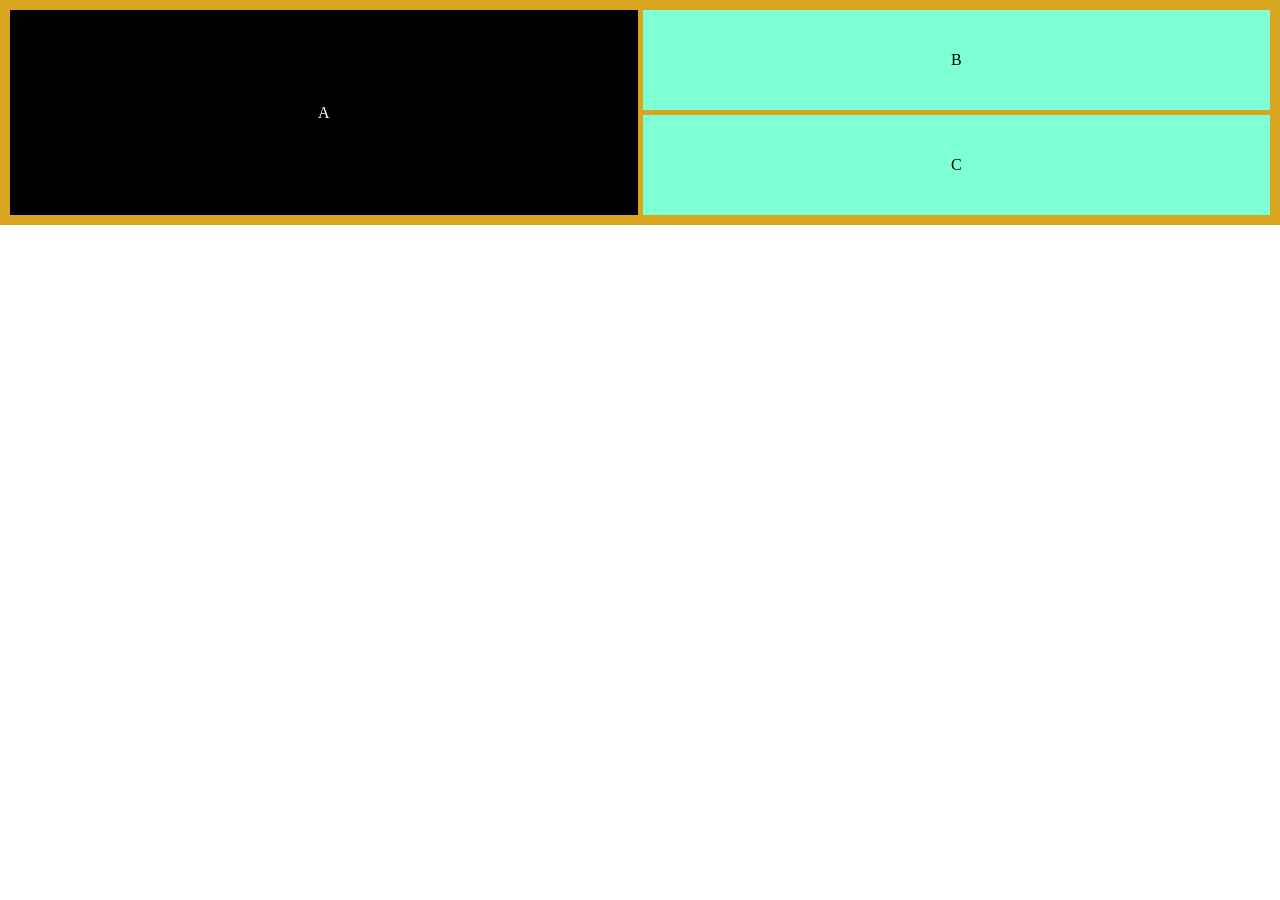
<file: Clase 13/index.html>
<!DOCTYPE html>
<html lang="es">
<head>
    <meta charset="UTF-8">
    <meta name="viewport" content="width=device-width, initial-scale=1.0">
    <title>Clase 13 - Grid</title>
    <link rel="stylesheet" href="../Clase 13/index.css">
</head>
<body>
    <section class="grid">
        <div class="grid__elem jaimito">A</div>
        <div class="grid__elem">B</div>
        <div class="grid__elem">C</div>
        

    </section>
</body>
</html>
</file>
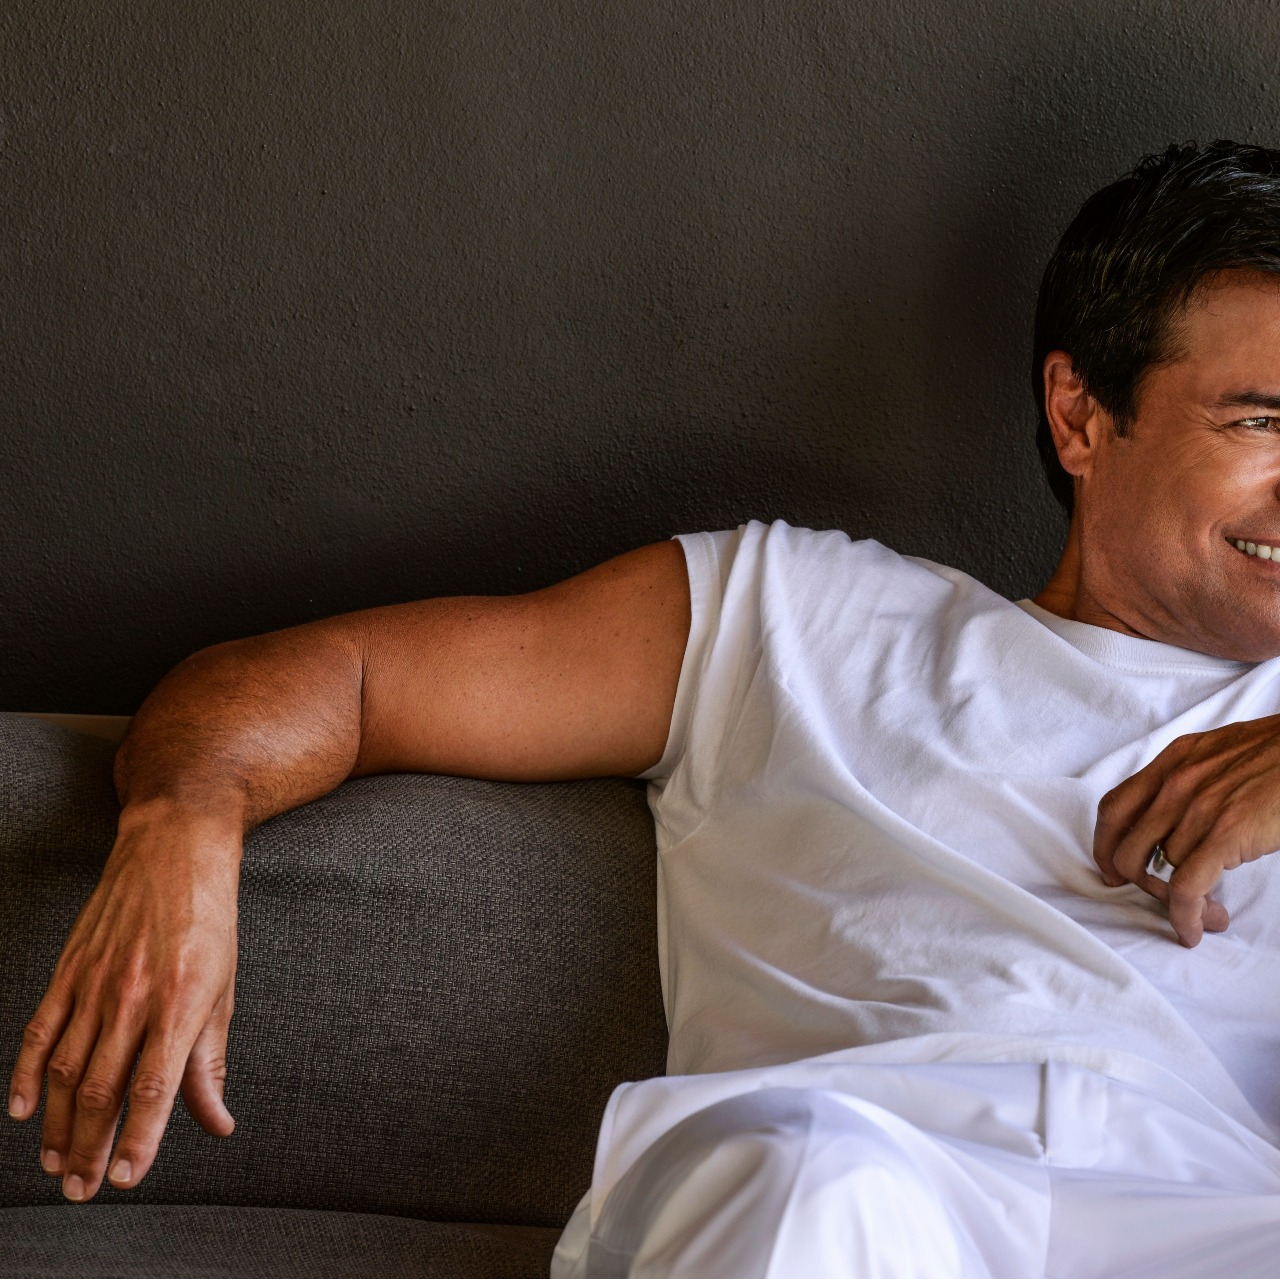
<file: CLASE 17/index.html>
<!DOCTYPE html>
<html lang="es">
<head>
    <meta charset="UTF-8">
    <meta name="viewport" content="width=device-width, initial-scale=1.0">
    <title>Clase 17 - Responsive Media Queries</title>
    <link rel="stylesheet" href="../CLASE 17/CSS/index.css">
</head>
<body>
    <picture>
        <source

          srcset="Media/chayanne1.jpeg"
          media="(min-width: 1024px)"
          type="image/jpeg">

         <source
           srcset="Media/chayanne2.webp"
           media="(min-width: 600px)" type="image/webp">

           <img src="Media/chayannegeneral.jpeg" alt="">

    </picture>
</body>
</html>
</file>
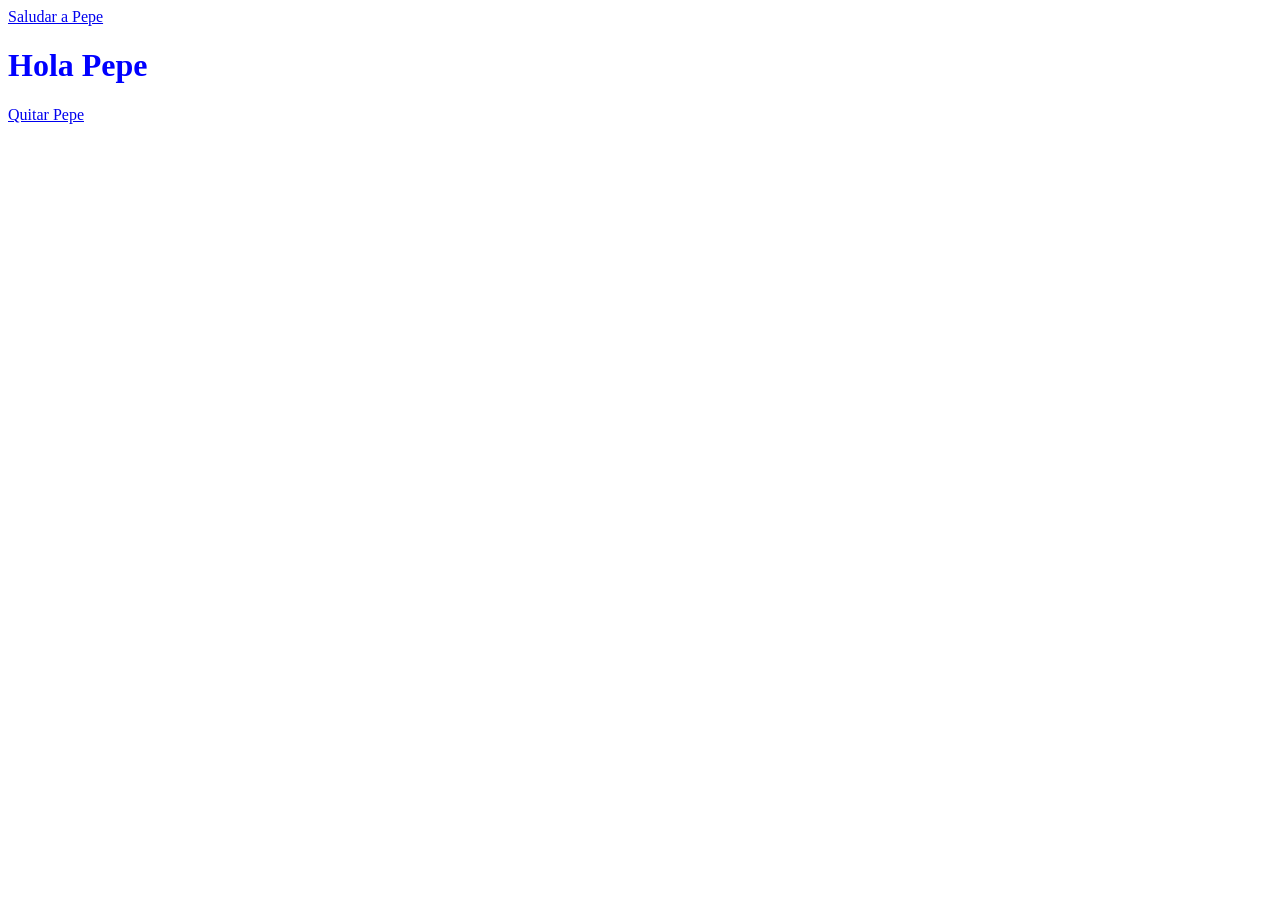
<file: CLASE 21/index.html>
<!DOCTYPE html>
<html lang="es">
<head>
    <meta charset="UTF-8">
    <meta name="viewport" content="width=device-width, initial-scale=1.0">
    <title>Clase 21</title>
    <link rel="stylesheet" href="../CLASE 21/index.css">
</head>
<body>
    <a href="#pepe">Saludar a Pepe</a>
    <h1 id="pepe">Hola Pepe</h1>
    <a href=#">Quitar Pepe</a>
</body>
</html>
</file>
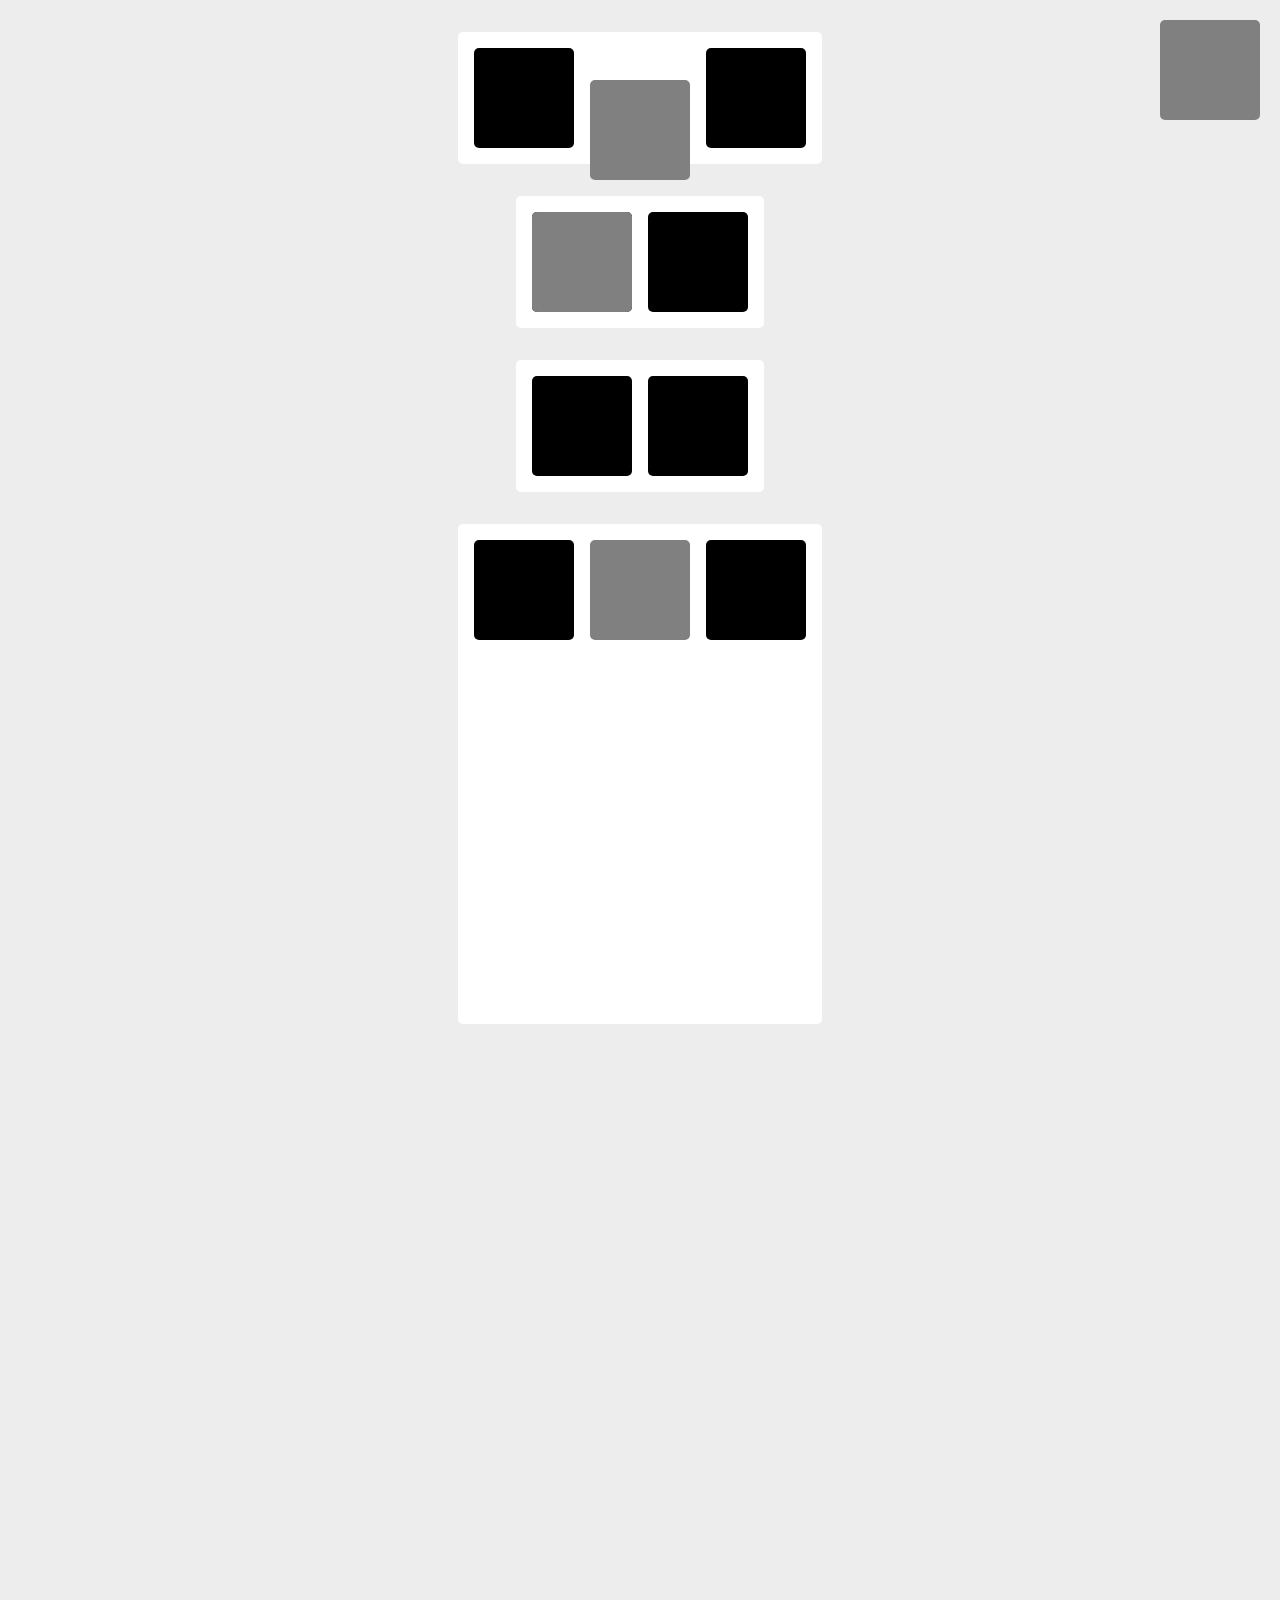
<file: CLASE 22/index.html>
<!DOCTYPE html>
<html lang="en">
<head>
    <meta charset="UTF-8">
    <meta name="viewport" content="width=device-width, initial-scale=1.0">
    <title>Práctica de Position</title>
    <link rel="stylesheet" href="../CLASE 22/index.css">
</head>
<body>
    <section>
        <div class="static block"></div>
        <div class="relative block"></div>
        <div class="static block"></div>
    </section>

    <section class="section-relative">
        <div class="static block"></div>
        <div class="absolute block"></div>
        <div class="static block"></div>
    </section>

    <section class="section-relative">
        <div class="static block"></div>
        <div class="fixed block"></div>
        <div class="static block"></div>
    </section>

    <section class="section-big">
        <div class="static block"></div>
        <div class="sticky block"></div>
        <div class="static block"></div>
    </section>
</body>
</html>
</file>
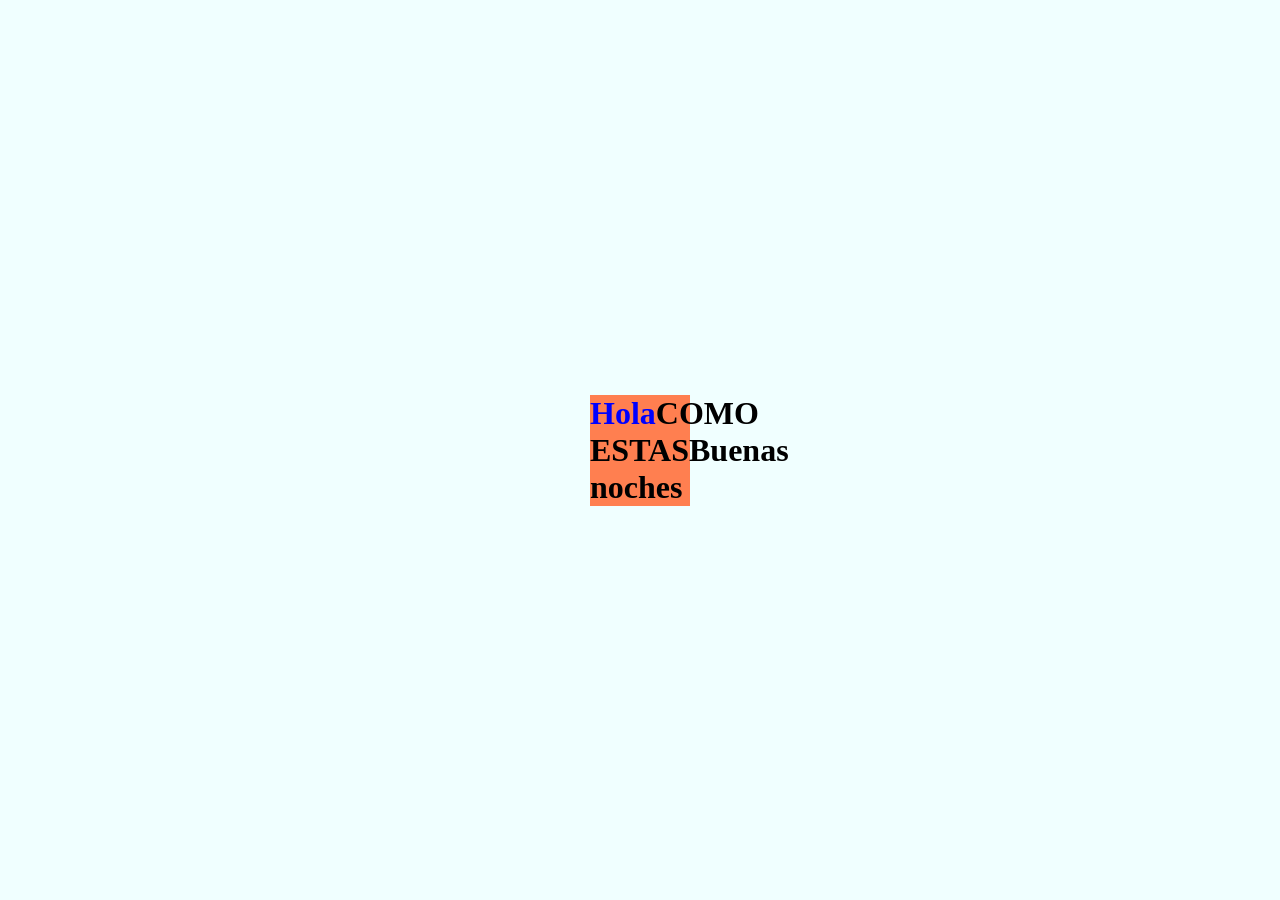
<file: CLASE 23/index.html>
<!DOCTYPE html>
<html lang="en">
<head>
    <meta charset="UTF-8">
    <meta name="viewport" content="width=device-width, initial-scale=1.0">
    <title>Clase 23</title>
    <link rel="stylesheet" href="../CLASE 23/index.css">
</head>
<body>

    <div>
        <h1>COMO ESTAS</h1>
    </div>
    
</body>
</html>
</file>
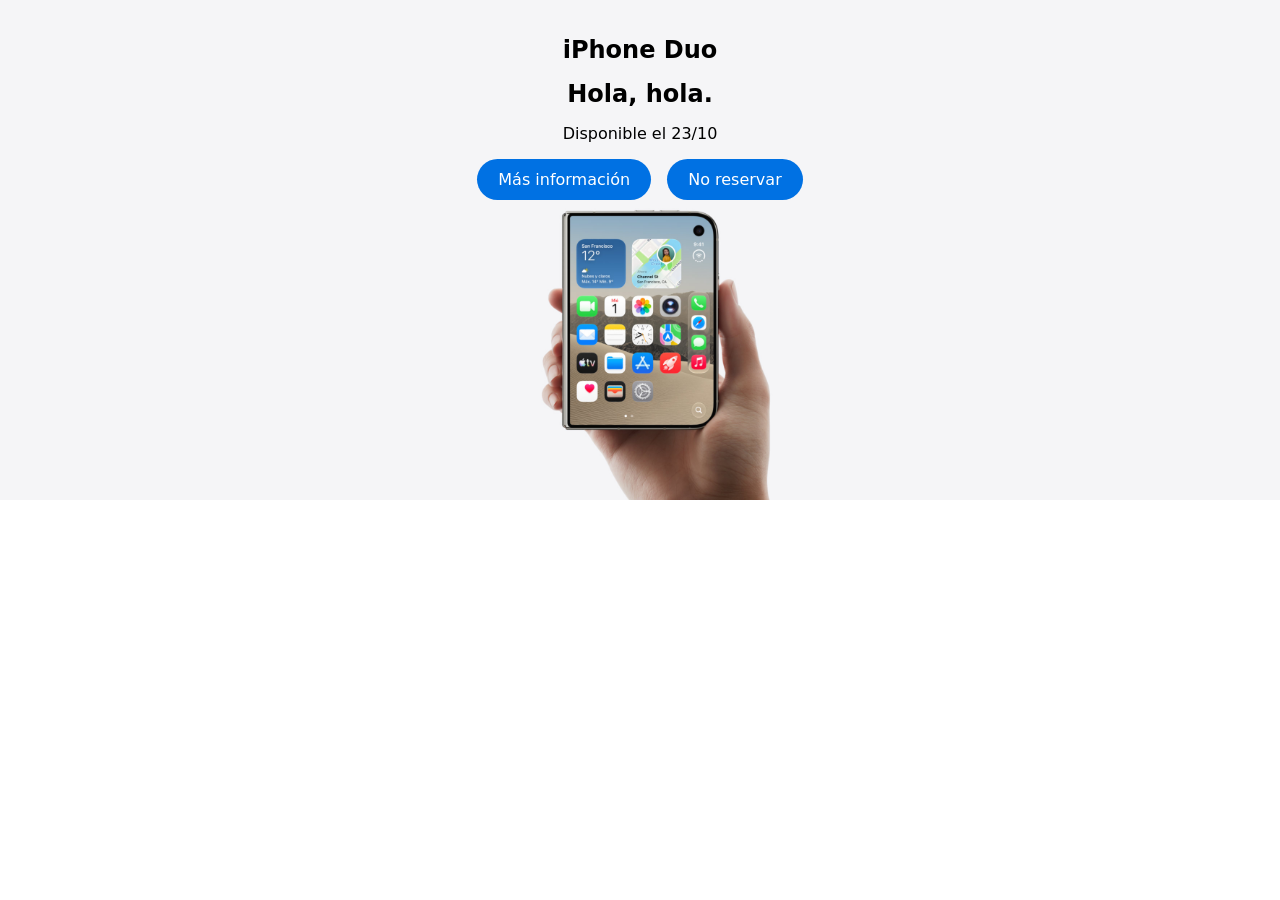
<file: CLASE 6/index.html>
<!DOCTYPE html>
<html lang="es">
<head>
    <meta charset="UTF-8">
    <meta name="viewport" content="width=device-width, initial-scale=1.0">
    <link rel="stylesheet" href="../CLASE 6/index.css">
    <title>Clase 6</title>
</head>
<body>
    <section>
       <div class="block">
        <h1>iPhone Duo</h1>
        <h2>Hola, hola.</h2>
        <span>Disponible el 23/10</span>
        <div class="buttons">
            <a href="#">Más información</a>
            <a href="#">No reservar</a>
        </div>
       </div> 
    </section>
   
</body>
</html>
</file>
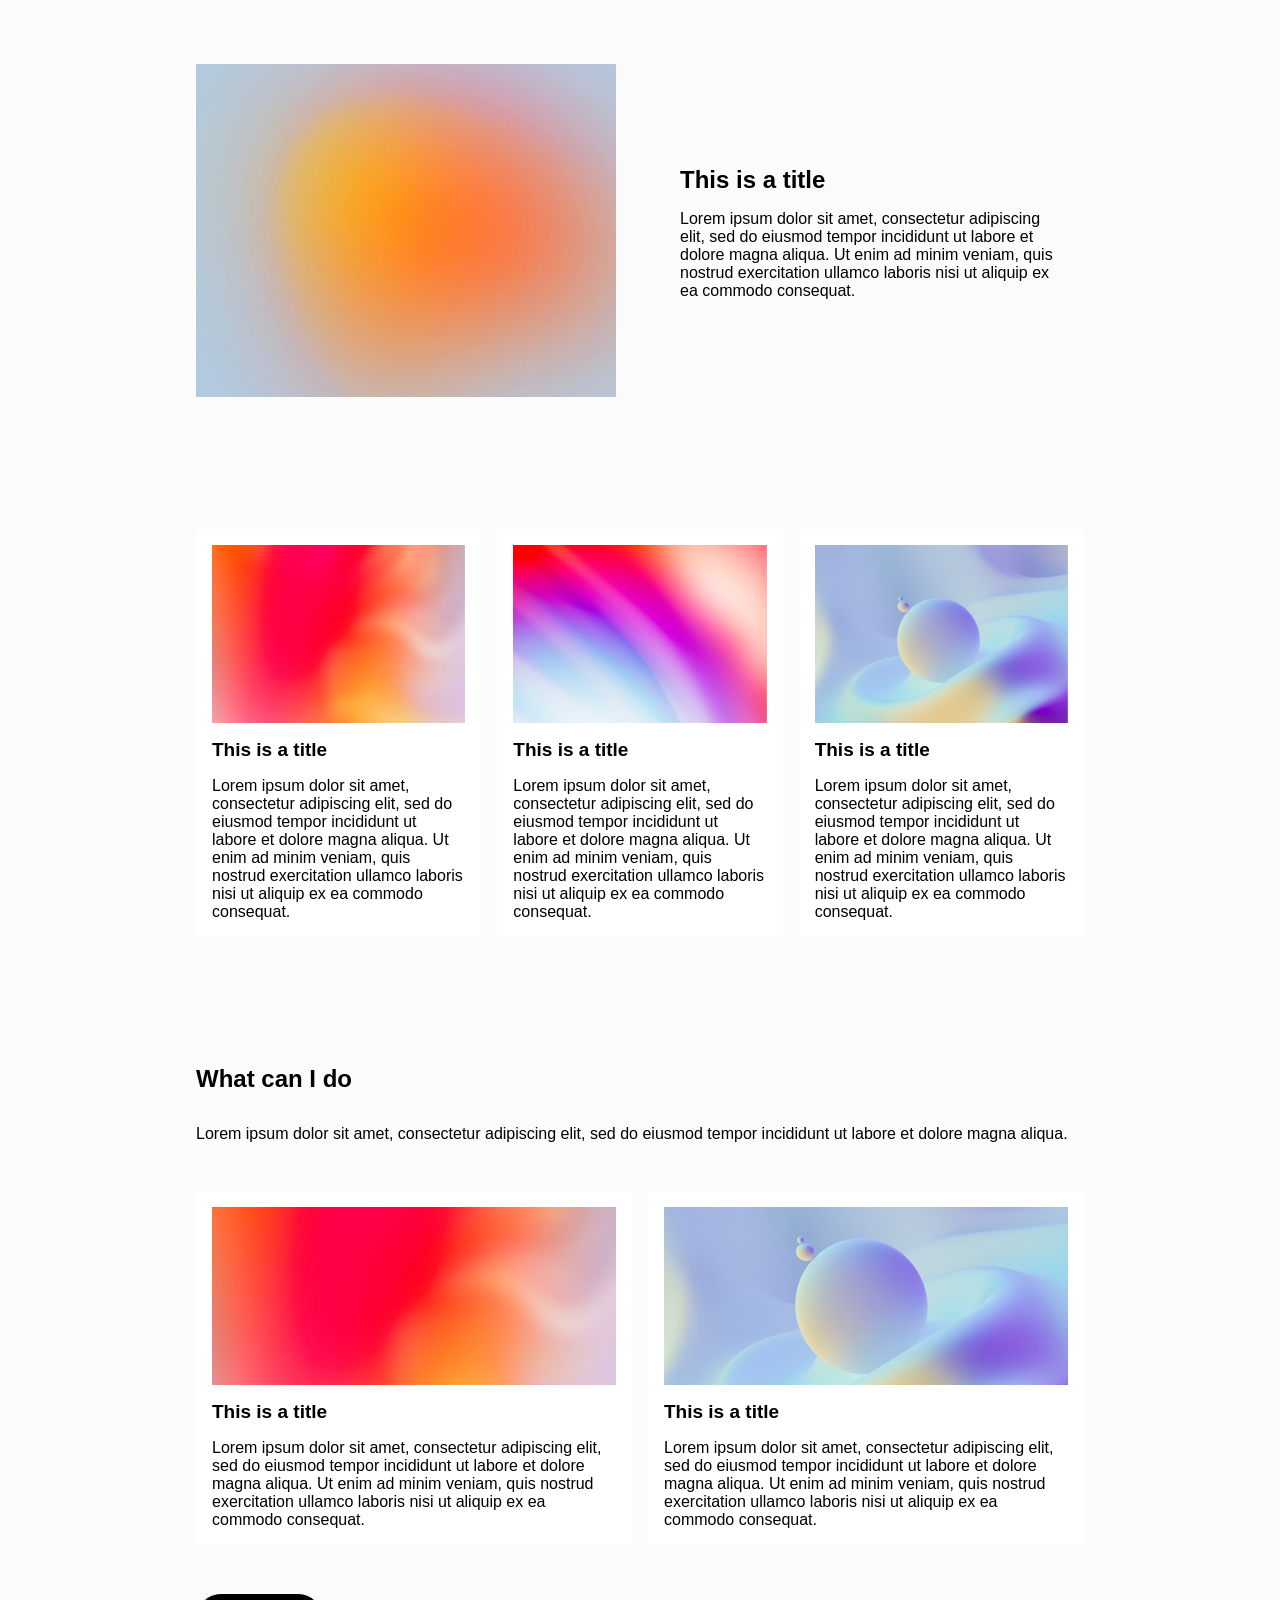
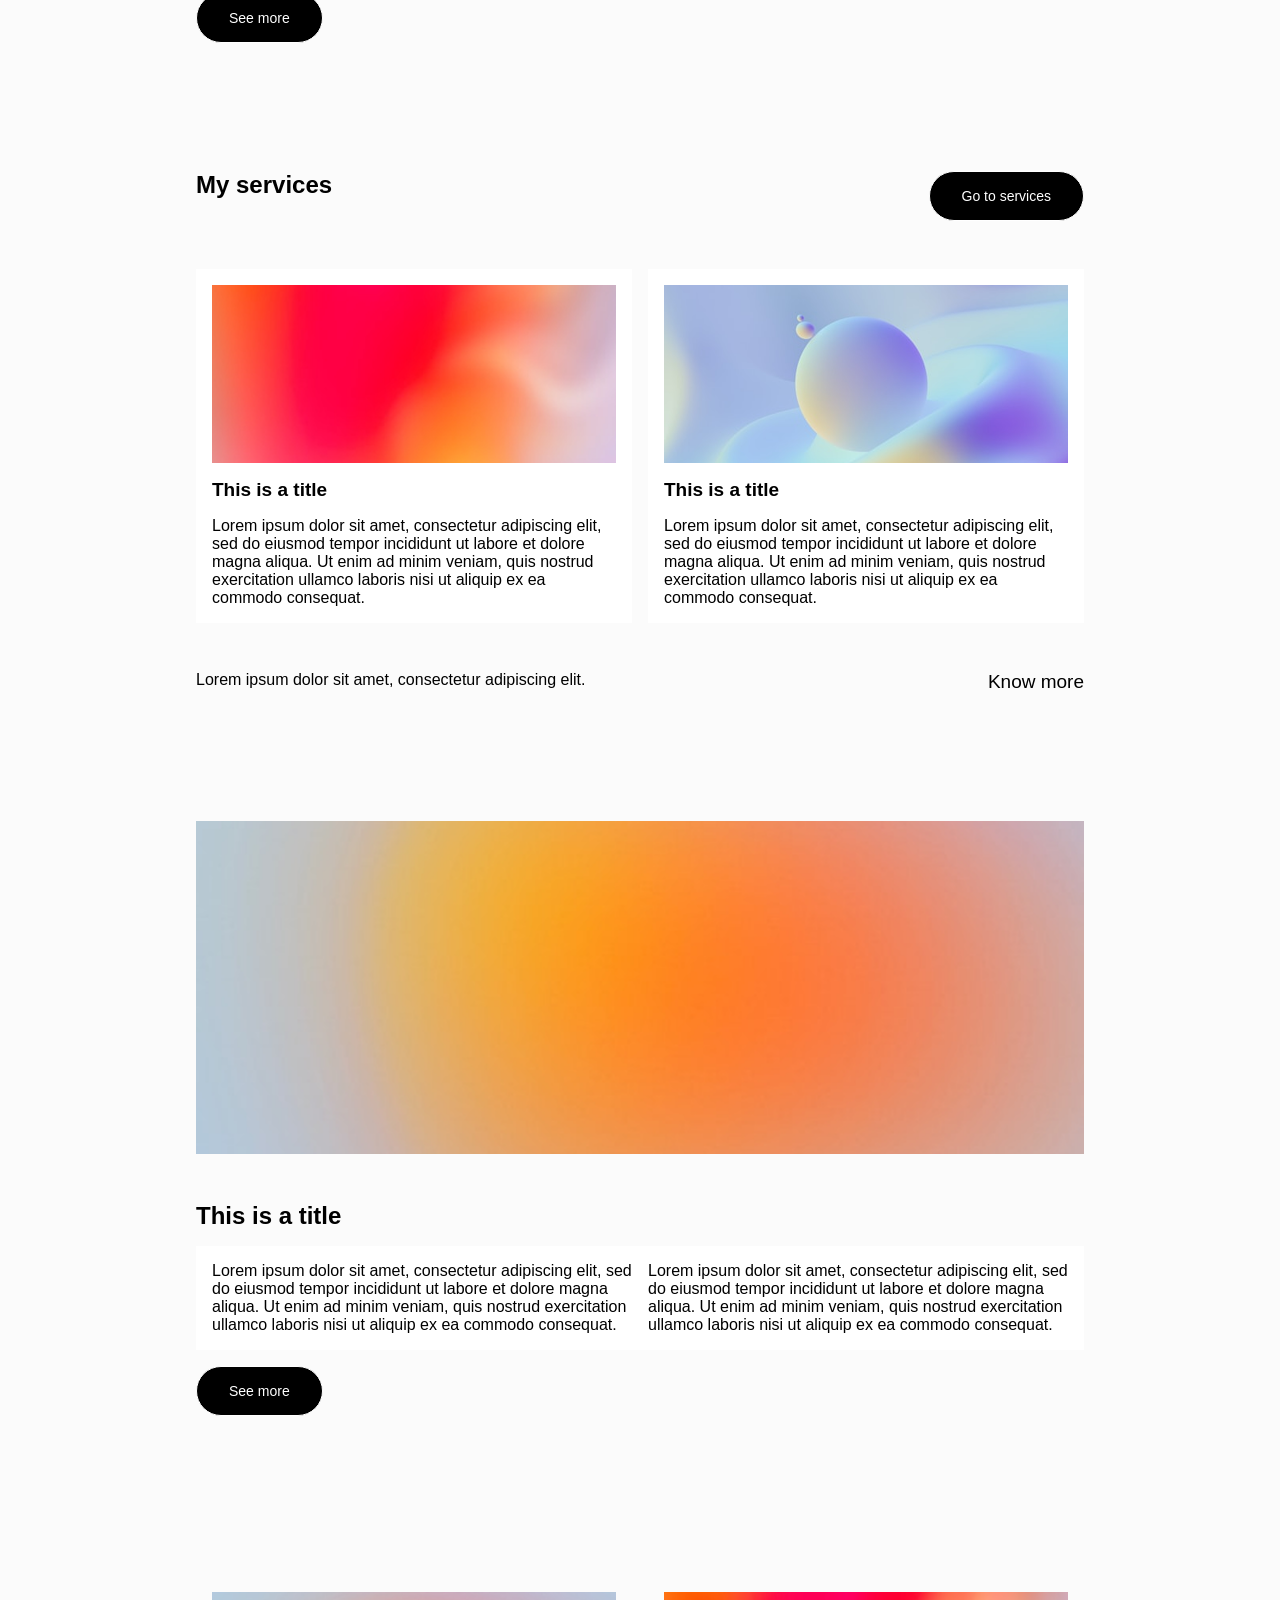
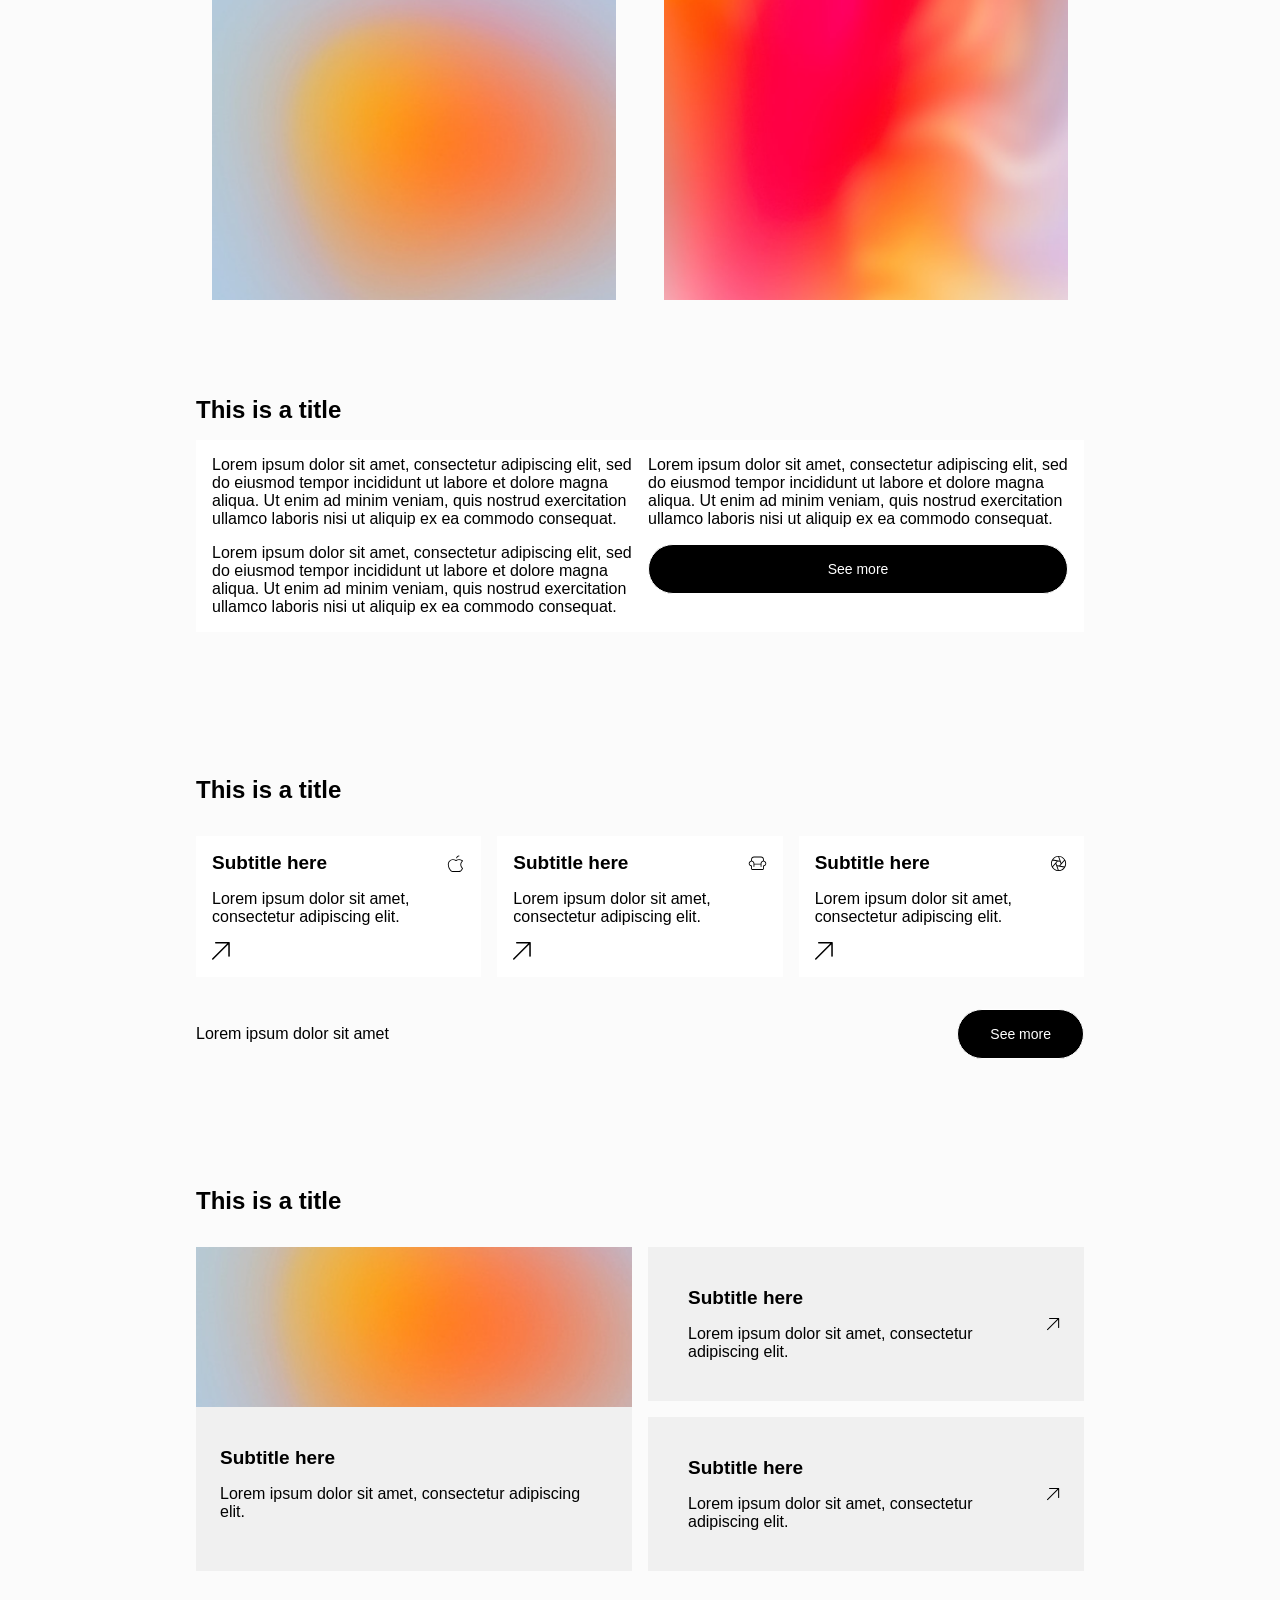
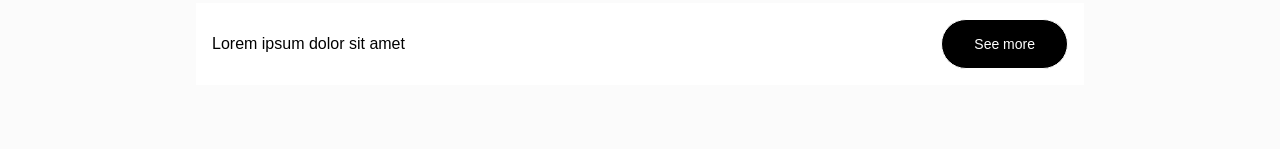
<file: MAQUETACION/index.html>
<!DOCTYPE html>
<html lang="en">

<head>
    <meta charset="UTF-8">
    <meta name="viewport" content="width=device-width, initial-scale=1.0">
    <title>Maquetación nivel 1</title>
    <link rel="stylesheet" href="../MAQUETACION/CSS/index.css">

</head>

<body>
    <!--MAQUETACIÓN A-->
    <section class="a">
        <div class="a__block">
            <div class="a__image">
                <img src="../MAQUETACION/Media/Rectangle 1.jpg" alt="">
            </div>
            <div class="a__content">
                <h2>This is a title</h2>
                <p>Lorem ipsum dolor sit amet, consectetur adipiscing elit, sed do eiusmod tempor incididunt ut labore
                    et dolore magna aliqua. Ut enim ad minim veniam, quis nostrud exercitation ullamco laboris nisi ut
                    aliquip ex ea commodo consequat.</p>

            </div>
        </div>
    </section>

    <!--MAQUETACIÓN B-->
    <section class="b">
        <div class="b__block">
            <div class="b__card">
                <img src="../MAQUETACION/Media/Rectangule 2.jpg">
                <h3>This is a title</h3>
                <p>Lorem ipsum dolor sit amet, consectetur adipiscing elit, sed do eiusmod tempor incididunt ut labore
                    et dolore magna aliqua. Ut enim ad minim veniam, quis nostrud exercitation ullamco laboris nisi ut
                    aliquip ex ea commodo consequat.</p>
            </div>
            <div class="b__card">
                <img src="../MAQUETACION/Media/Rectangule 3.jpg">
                <h3>This is a title</h3>
                <p>Lorem ipsum dolor sit amet, consectetur adipiscing elit, sed do eiusmod tempor incididunt ut labore
                    et dolore magna aliqua. Ut enim ad minim veniam, quis nostrud exercitation ullamco laboris nisi ut
                    aliquip ex ea commodo consequat.</p>
            </div>
            <div class="b__card">
                <img src="../MAQUETACION/Media/Rectangule 4.jpg">
                <h3>This is a title</h3>
                <p>Lorem ipsum dolor sit amet, consectetur adipiscing elit, sed do eiusmod tempor incididunt ut labore
                    et dolore magna aliqua. Ut enim ad minim veniam, quis nostrud exercitation ullamco laboris nisi ut
                    aliquip ex ea commodo consequat.</p>
            </div>
        </div>
    </section>

    <!--MAQUETACIÓN C-->

    <section class="c">
        <div class="c__block">
            <h2>What can I do</h2>
            <p>Lorem ipsum dolor sit amet, consectetur adipiscing elit, sed do eiusmod tempor incididunt ut labore et
                dolore
                magna aliqua.</p>

            <div class="c__cards">
                <div class="c__card">
                    <img src="../MAQUETACION/Media/Rectangle 5.jpg">
                    <h3>This is a title</h3>
                    <p>Lorem ipsum dolor sit amet, consectetur adipiscing elit, sed do eiusmod tempor incididunt ut
                        labore
                        et dolore magna aliqua. Ut enim ad minim veniam, quis nostrud exercitation ullamco laboris nisi
                        ut
                        aliquip ex ea commodo consequat.</p>
                </div>

                <div class="c__card">
                    <img src="../MAQUETACION/Media/Rectangle 6.jpg">
                    <h3>This is a title</h3>
                    <p>Lorem ipsum dolor sit amet, consectetur adipiscing elit, sed do eiusmod tempor incididunt ut
                        labore
                        et dolore magna aliqua. Ut enim ad minim veniam, quis nostrud exercitation ullamco laboris nisi
                        ut
                        aliquip ex ea commodo consequat.</p>
                </div>
            </div>

            <a class="btn" href="#">See more</a>
        </div>

    </section>

    <!--MAQUETACIÓN D-->
    <section class="d">
        <div class="d__block">
            <div class="d__header">
                <h2>My services</h2>
                <a class="btn" href="#">Go to services</a>
            </div>

            <div class="d__cards">
                <div class="d__card">
                    <img src="../MAQUETACION/Media/Rectangle 7.png">
                    <h3>This is a title</h3>
                    <p>Lorem ipsum dolor sit amet, consectetur adipiscing elit, sed do eiusmod tempor incididunt ut
                        labore et dolore magna aliqua. Ut enim ad minim veniam, quis nostrud exercitation ullamco
                        laboris nisi ut aliquip ex ea commodo consequat.</p>
                </div>
                <div class="d__card">
                    <img src="../MAQUETACION/Media/Rectangle 8.png">
                    <h3>This is a title</h3>
                    <p>Lorem ipsum dolor sit amet, consectetur adipiscing elit, sed do eiusmod tempor incididunt ut
                        labore et dolore magna aliqua. Ut enim ad minim veniam, quis nostrud exercitation ullamco
                        laboris nisi ut aliquip ex ea commodo consequat.</p>
                </div>
            </div>
            <div class="d__footer">
                <p>Lorem ipsum dolor sit amet, consectetur adipiscing elit.</p>
                <a class="d__link" href="#">Know more</a>
            </div>
        </div>
    </section>

    <!--MAQUETACIÓN E-->
    <section class="e">
        <div class="e__block">
            <img src="../MAQUETACION/Media/Rectangle 9.png" alt="">
            <div class="e__content">
                <h2>This is a title</h2>
                <div class="e__card">
                    <div class="e__cards">
                        <p>Lorem ipsum dolor sit amet, consectetur adipiscing elit, sed do eiusmod tempor incididunt ut
                            labore et dolore magna aliqua. Ut enim ad minim veniam, quis nostrud exercitation ullamco
                            laboris nisi ut aliquip ex ea commodo consequat.</p>
                    </div>
                    <div class="e__cards">
                        <p>Lorem ipsum dolor sit amet, consectetur adipiscing elit, sed do eiusmod tempor incididunt ut
                            labore et dolore magna aliqua. Ut enim ad minim veniam, quis nostrud exercitation ullamco
                            laboris nisi ut aliquip ex ea commodo consequat.</p>
                    </div>
                </div>

                <a class="btn" href="#">See more</a>
            </div>

        </div>
    </section>

    <!--MAQUETACIÓN F-->

    <section class="f">
        <div class="f__block">
            <div class="f__cards">
                <div class="f__card">
                    <img src="../MAQUETACION/Media/Rectangle 10.png" alt="">
                </div>
                <div class="f__card">
                    <img src="../MAQUETACION/Media/Rectangle 11.png" alt="">
                </div>

            </div>
            <div class="f__content">
                <h2>This is a title</h2>
                <div class="f__texts">
                    <div class="f__text">
                        <p>Lorem ipsum dolor sit amet, consectetur adipiscing elit, sed do eiusmod tempor incididunt ut
                            labore et dolore magna aliqua. Ut enim ad minim veniam, quis nostrud exercitation ullamco
                            laboris nisi ut aliquip ex ea commodo consequat.</p>
                    </div>
                    <div class="f__text">
                        <p>Lorem ipsum dolor sit amet, consectetur adipiscing elit, sed do eiusmod tempor incididunt ut
                            labore et dolore magna aliqua. Ut enim ad minim veniam, quis nostrud exercitation ullamco
                            laboris nisi ut aliquip ex ea commodo consequat.</p>
                    </div>

                    <div class="f__text">
                        <p>Lorem ipsum dolor sit amet, consectetur adipiscing elit, sed do eiusmod tempor incididunt ut
                            labore et dolore magna aliqua. Ut enim ad minim veniam, quis nostrud exercitation ullamco
                            laboris nisi ut aliquip ex ea commodo consequat.</p>
                    </div>

                    <div class="f__text">
                        <a class="btn row__btn" href="#">See more</a>

                    </div>

                </div>

            </div>

        </div>
    </section>

    <!--MAQUETACIÓN G-->

    <section class="g">
        <div class="g__block">
            <h2>This is a title</h2>
            <div class="g__cards">
                <div class="g__card">
                    <div class="g__card-header">
                        <h3>Subtitle here</h3>
                        <img class="g__icons" src="../MAQUETACION/Media/AppleLogo.svg">
                    </div>
                    <p>Lorem ipsum dolor sit amet, consectetur adipiscing elit.</p>
                    <img class="g__icons" src="../MAQUETACION/Media/Vector.svg">
                </div>

                <div class="g__card">
                    <div class="g__card-header">
                        <h3>Subtitle here</h3>
                        <img class="g__icons" src="../MAQUETACION/Media/Armchair.svg">
                    </div>
                    <p>Lorem ipsum dolor sit amet, consectetur adipiscing elit.</p>
                    <img class="g__icons" src="../MAQUETACION/Media/Vector.svg">
                </div>

                <div class="g__card">
                    <div class="g__card-header">
                        <h3>Subtitle here</h3>
                        <img class="g__icons" src="../MAQUETACION/Media/Aperture.svg">
                    </div>
                    <p>Lorem ipsum dolor sit amet, consectetur adipiscing elit.</p>
                    <img class="g__icons" src="../MAQUETACION/Media/Vector.svg">
                </div>
            </div>

            <div class="g__footer">
                <p>Lorem ipsum dolor sit amet</p>
                <a class="btn" href="#">See more</a>
            </div>
        </div>
    </section>


     <!--MAQUETACIÓN H-->
    <section class="h">
        <div class="h__block">
            <h2>This is a title</h2>
            <div class="h__content">
                <div class="h__left">
                    <img src="../MAQUETACION/Media/Rectangle 12.png" alt="">
                    <div class="h__card">
                        <h3>Subtitle here</h3>
                        <p>Lorem ipsum dolor sit amet, consectetur adipiscing elit.</p>
                    </div>
                </div>

                <div class="h__right">
                    <div class="h__card-right">
                        <div class="h__item">
                            <div class="h__card-content">
                                <h3>Subtitle here</h3>
                                <p>Lorem ipsum dolor sit amet, consectetur adipiscing elit.</p>
                            </div>
                            <img class="h__icons" src="../MAQUETACION/Media/Vector.svg">
                        </div>
                        <div class="h__item">
                            <div class="h__card-content">
                                <h3>Subtitle here</h3>
                                <p>Lorem ipsum dolor sit amet, consectetur adipiscing elit.</p>
                            </div>
                            <img class="h__icons" src="../MAQUETACION/Media/Vector.svg">
                        </div>
                    </div>
                </div>
            </div>

            <div class="h__footer">
                <p>Lorem ipsum dolor sit amet</p>
                <a class="btn" href="#">See more</a>
            </div>
            
        </div>
    </section>




</body>

</html>
</file>
<file: Clase 13/index.css>
*{
    margin: 0;
    padding: 0;
    box-sizing: border-box;
}

.grid{
    background-color: goldenrod;
    padding: 10px;
    display: grid;
    gap: 5px;
    grid-template-columns: repeat(2, 1fr);
    grid-auto-rows: 100px;
}

.grid__elem{
    background-color: aquamarine;
    display: flex;
    justify-content: center;
    align-items: center;

}

.jaimito{
    background-color: black;
    color: white;
   
    grid-row: span 2;
}
</file>
<file: CLASE 17/CSS/index.css>
*{
    margin: 0;
    padding: 0;
}


section{
    background-color: black;
    min-height: 100vh;
}


@media (max-width: 760px) {
    section{
        background-color: rgb(83, 7, 7);
    }
}
</file>
<file: CLASE 21/index.css>
#pepe{
    color: blue;

}

#pepe:target {
    color: red;
}
</file>
<file: CLASE 22/index.css>
*{
    margin: 0;
    padding: 0;
    box-sizing: border-box;
}

body{
    background-color: rgb(237, 237, 237) ;
    height: 500vh;
}

section{
    display: flex;
    gap: 16px;
    padding: 1rem;

    background-color: white;
    margin: 2rem auto;
    border-radius: 5px;
    width: fit-content;
   

}

div {
    background-color: black;
    height: 100px;
    width: 100px;
    border-radius: 5px;

}

.relative{
     position: relative;
     top: 2rem;
     background-color: grey;

}

.absolute{
    position: absolute;
    background-color: grey;
}

.fixed{
    background-color: grey;
    position: fixed;
    right: 20px;
    top: 20px;
}

.section-big{
   min-height: 500px;
}

.sticky{
    position: sticky;
    top: 0;
    background-color: grey;
}
</file>
<file: CLASE 23/index.css>
@keyframes move {
    /*from de donde empieza la animación o 0%*/
    0% {
        background-color: coral;
        transform: translateY(0), rotate(0); /* 0 indica la posición inicial -- X en horizontal Y en vertical*/
        border-radius: 100%;
      
    }

    25% {
        background-color: coral;
        transform: translateY(15rem) rotate(0);
        border-radius: 100%;
    }

    50% {
     
        transform: translateY(-15rem) rotate(0) ; /* 0 indica la posición inicial -- X en horizontal Y en vertical*/
        border-radius: 10%;
        background-color: coral;
    
    }

    75%{
        background-color: azure;
        border-radius: 0%;
        transform: translateY(0) rotate(90deg);

    }
     /*to de donde empieza la animación o 100%*/
    100% {
        background-color: coral;
        border-radius: 100%;
        transform: translateY(0) rotate(90deg);
        
    }
}

@keyframes color {

    0% {
        background-color: azure;
    
    }

    25% {
        background-color: azure;
    
    }

    50% {
        background-color: azure;
        
    }

     75% {
        background-color: black;
    
    }

     100% {
        background-color: azure;
      
    }

}


*{
    margin: 0;
    padding: 0;
    box-sizing: border-box;
}

body{
    min-height: 100vh;
    display: flex;
    flex-direction: column;
    align-items: center;
    justify-content: center;
    background-color: azure;
    animation-name: color;
  
    
    animation-duration: 5s;
    animation-iteration-count: infinite ;
   
}

div {
    background-color: coral;
    min-height: 100px ;
    width: 100px;
    animation-name: move;
  
    
    animation-duration: 5s;
    animation-iteration-count: infinite ;
}

h1::before {
    content: "Hola";
    color: blue;
}

h1::after {
    content: "Buenas noches";
}



/* Animación
Primer animación = inicia en circulo, baja
Segunda animación = baja el circulo
tercera animación = se le quita el radius y se convierte en cuadrado
cuarta = gira al estado inicial con color de degecto






*/
</file>
<file: CLASE 6/index.css>
* {

    box-sizing: border-box;
    padding: 0;
    margin: 0;
    font-family: system-ui, -apple-system, BlinkMacSystemFont, 'Segoe UI', Roboto, Oxygen, Ubuntu, Cantarell, 'Open Sans', 'Helvetica Neue', sans-serif;
}

section {
    background-image: url("Media/iphone_duo.jpg");
    background-size: cover;
    background-position: center;
    background-repeat: no-repeat;

}

.block {
    margin: 0 auto;
    display: flex;
    flex-direction: column;
    gap: 16px;
    align-items: center;
    padding: 36px;
    max-width: 1024px;
    min-height: 500px;
}

h1 {}

h2 {}

.buttons {
    display: flex;
    gap: 16px;
    
}

a {
    background: #0071e3;
    text-decoration: none;
    padding: 11px 21px;
    color: white;
    border-radius: 50px;
}


img {
    width: 50%;

}

a:hover {
    background-color: white;
    color: #0071e3;
    border-color: #0071e3;
    border-style: solid;
    border-width: 1px;
}
</file>
<file: MAQUETACION/CSS/index.css>
/* GENERALES */


* {
    padding: 0;
    margin: 0;
    box-sizing: border-box;
    font-family: sans-serif;

}

img {
    width: 100%;

}

h2 {
    font-weight: 600;
    size: 32px;
}

h3 {
    font-size: 19px;
}

p {
    font-weight: 400;
    size: 15px;
}

a {

    text-decoration: none;
    color: inherit;
}

.btn {
    background-color: #000;
    border: 1px solid white;
    border-radius: 73px;
    align-self: start;
    font-size: 14px;
    cursor: pointer;
    padding: 16px 32px;
    color: white;
}

/* A */

.a {
    padding: 48px 0;
    background-color: #fbfbfb;
}

.a__block {
    display: flex;
    padding: 16px;
    gap: 48px;
    align-items: center;
    max-width: 920px;
    margin: 0 auto;
    flex-wrap: wrap;


}


.a__content {
    display: flex;
    flex-direction: column;
    gap: 16px;
    padding: 16px;
    flex: 1 1 300px;

}

.a__image {
    flex: 1 1 300px;

}

/* B */

.b {
    padding: 48px 0;
    background-color: #fbfbfb;
}

.b__block {
    display: flex;
    gap: 16px;
    padding: 16px;
    max-width: 920px;
    margin: 0 auto;
    flex-wrap: wrap;
    /*Esto para decirle al bloque que sea responsive*/
}


.b__card {
    display: flex;
    flex-direction: column;
    gap: 16px;
    padding: 16px;
    background-color: white;
    flex: 1 1 285px;
    /*Esto para darle a entender a cada card que hasta este punto de la medida deba aplicar el flex-wrap*/


}

/* C */

.c {
    padding: 48px 0;
    background-color: #fbfbfb;
}

.c__block {
    display: flex;
    flex-direction: column;
    padding: 16px;
    gap: 32px;
    max-width: 920px;
    margin: 0 auto;

}



.c__cards {
    display: flex;
    padding: 16px 0;
    flex-wrap: wrap;
    gap: 16px;

}



.c__card {
    display: flex;
    flex-direction: column;
    gap: 16px;
    padding: 16px;
    flex: 1 1 300px;
    background-color: white;

}




.c__button:hover {
    color: black;
    background-color: white;
    border: 1px solid black;
    width: 128px;
    height: 50px;

}


/* D */


.d {
    padding: 48px 0;
    background-color: #fbfbfb;

}

.d__block {
    display: flex;
    flex-direction: column;
    gap: 32px;
    max-width: 920px;
    margin: 0 auto;
    padding: 16px;

}

.d__header {
    display: flex;
    flex-flow: row wrap;
    justify-content: space-between;
    gap: 16px;

}

.d__header h2 {
    flex: 1 1 300px;
}


.d__cards {
    display: flex;
    flex-direction: row;
    gap: 16px;
    padding: 16px 0;
    flex-wrap: wrap;

}

.d__card {
    display: flex;
    flex-direction: column;
    gap: 16px;
    padding: 16px;
    flex: 1 1 300px;
    background-color: white;

}

.d__footer {
    display: flex;
    flex-direction: row;
    justify-content: space-between;
    flex-wrap: wrap;
    gap: 16px;

}

.d__link {
    color: black;
    font-size: 19px;
    font-weight: 500;
}

.btn:hover {
    color: black;
    background-color: white;
    border: 1px solid black;

}

/* E */

.e {
    padding: 48px 0;
    background-color: #fbfbfb;
}

.e__block {
    display: flex;
    flex-direction: column;
    gap: 32px;
    max-width: 920px;
    margin: 0 auto;
    padding: 16px;

}

.e__content {
    display: flex;
    flex-direction: row;
    gap: 16px;
    padding: 16px 0;
    flex-wrap: wrap;

}

.e__card {
    display: flex;
    flex-direction: row;
    flex-wrap: wrap;
    background-color: white;
    gap: 16px;
    padding: 16px;

}

.e__cards {
    flex: 1 1 300px;
     
}

/* F */

.f{
    padding: 48px 0;
    background-color: #fbfbfb;
}

.f__block{
    display: flex;
    flex-direction: column;
    gap: 48px;
    max-width: 920px;
    margin: 0 auto;
    padding: 16px ;
}

.f__cards{
    display: flex;
    flex-direction: row;
    gap: 16px;
    padding: 16px 0;
   
    
}

.f__card{
    display: flex;
    flex-direction: row;
    gap: 16px;
    padding: 16px;
    flex: 1 1 300px;
 
}

.f__content{
    display: flex;
    flex-direction: row;
    gap: 16px;
    padding: 16px 0;
    flex-wrap: wrap;

}

.f__texts{
    display: flex;
    flex-direction: row;
    flex-wrap: wrap;
    background-color: white;
    gap: 16px;
    padding: 16px;

}

.f__text{
   flex: 1 1 300px; 
}



.row__btn{
    display: inline-block;
    width: 100%;
    padding: 16px 32px;
    background-color: #000;
    text-align: center;    
}



/* G */

.g{
    padding: 48px 0;
    background-color: #fbfbfb;
}

.g__block{
    display: flex;
    flex-direction: column;
    /* Coloca los elementos hijos en vertical, uno debajo de otro. */
    gap: 16px;
    max-width: 920px;
    margin: 0 auto;
    padding: 16px ;

}

.g__cards{
    display: flex;
    flex-direction: row;
     /* Coloca las tarjetas en horizontal. */
    gap: 16px;
    padding: 16px 0;
    background-color:#fbfbfb;
    flex-wrap: wrap;
    /* Si los elementos no caben en una fila, pueden pasar a otra línea. */

}

.g__card-header{
    display: flex;
    flex-direction: row;
    /* Coloca el subtítulo y el icono en horizontal. */
    justify-content: space-between;
    align-items: center;
}

.g__card{
    display: flex;
    flex-direction: column;
    gap: 16px;
    padding: 16px;
    flex: 1 1 250px;
    background-color: #ffffff;

}

.g__footer{
    display: flex;
    justify-content: space-between;
    align-items: center;
}

.g__icons{
    width: 19px;
}



/* H */

.h{
    padding: 48px 0;
    background-color: #fbfbfb;
}


.h__block{
    display: flex;
    flex-direction: column;
    gap: 16px;
    max-width: 920px;
    margin: 0 auto;
    padding: 16px;
}

.h__content{
    display: flex;
    gap: 16px;
    padding: 16px 0;
    flex-wrap: wrap;
}

.h__left{
    display: flex;
    flex-direction: column;
    background-color: #f0f0f0;
    flex: 1 1 300px;  
    gap: 16px; 
}


.h__card{
    display: flex;
    flex-direction: column;
    gap: 16px;  
    padding: 24px;
    
    
}

.h__right{
    display: flex;
    flex-direction: column;
    gap: 16px;
    flex: 1 1 300px;
}

.h__card-right {
    display: flex;
    flex-direction: column;
    gap: 16px;
    flex: 1;   
}


.h__item {
    display: flex;
    align-items: center;
    gap: 16px;
    padding: 24px;
    background-color: #f0f0f0;
}


.h__card-content{
    display: flex;
    flex-direction: column;
    gap: 16px;
    padding: 16px;
    
}


.h__footer{
    display: flex;
    justify-content: space-between;
    align-items: center;
    background-color: #ffffff;
    padding: 16px;

}


.h__icons{
    width: 13px;
}
</file>
